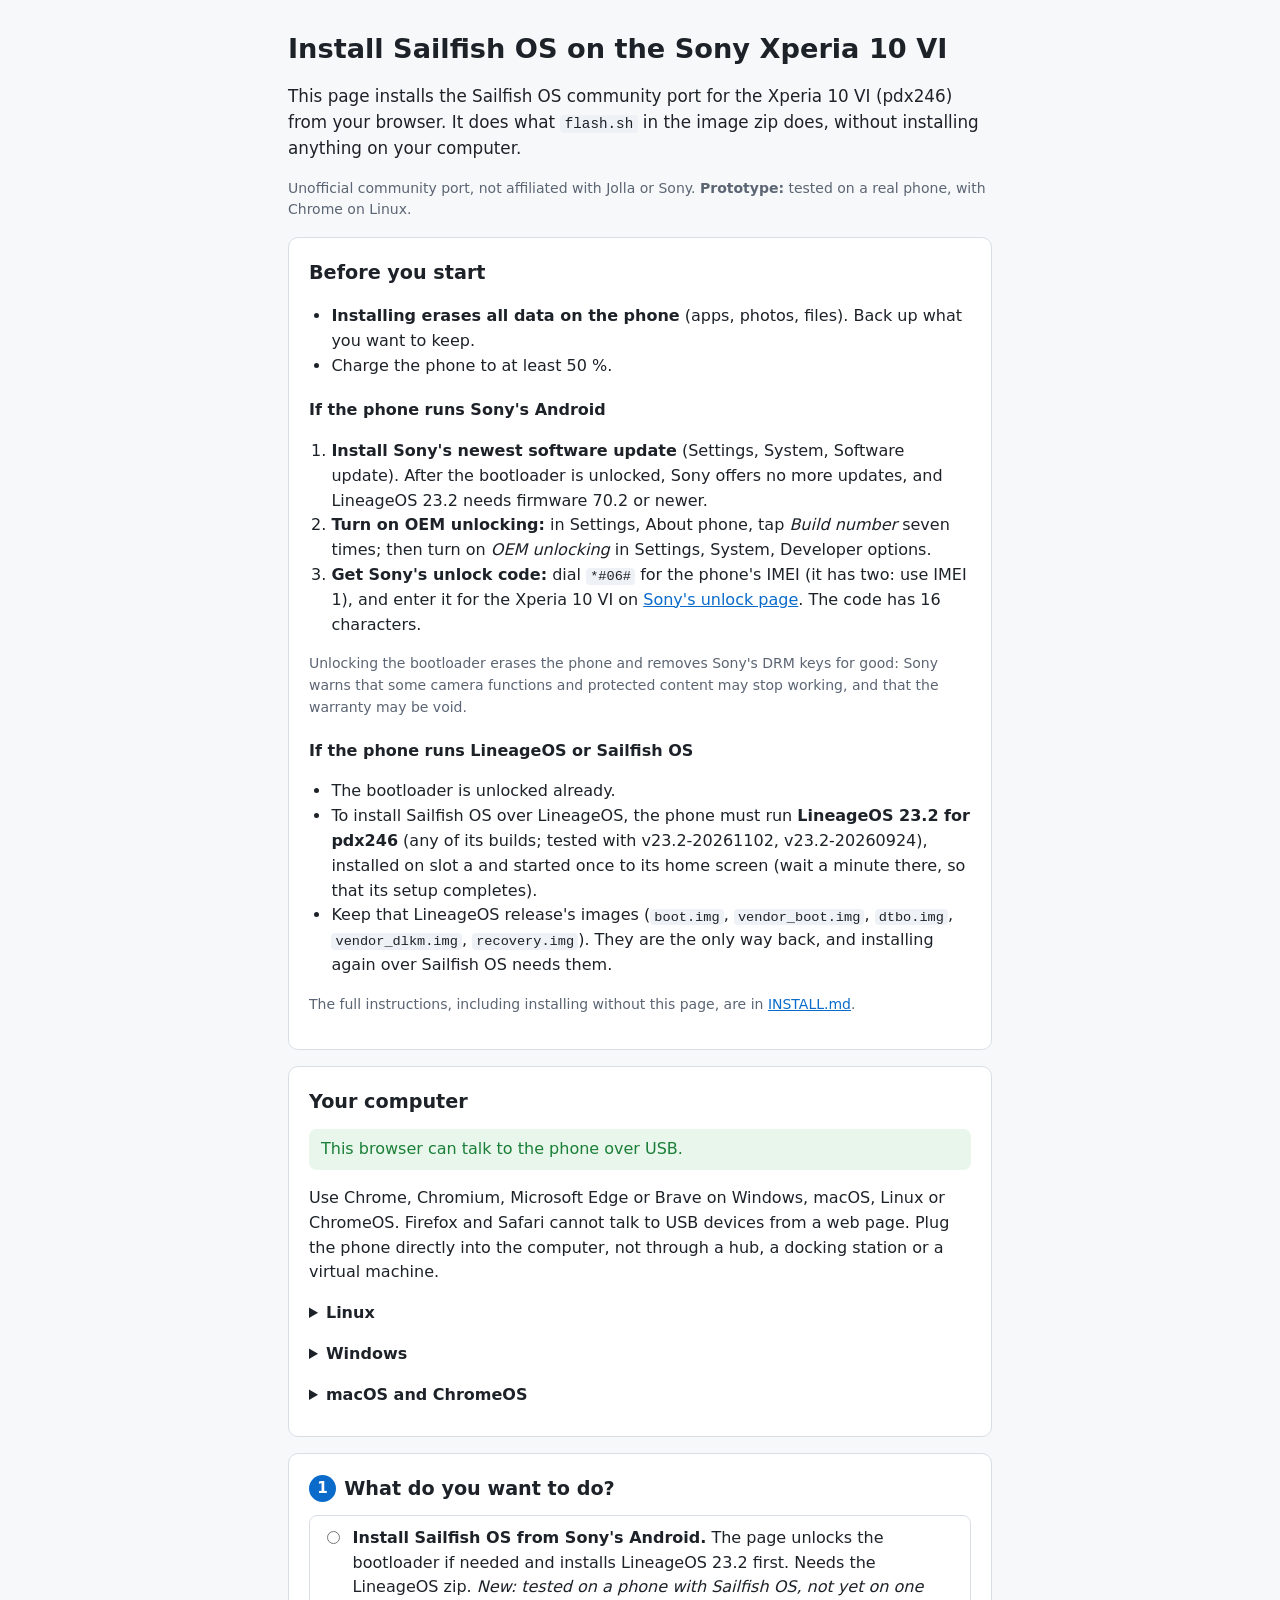
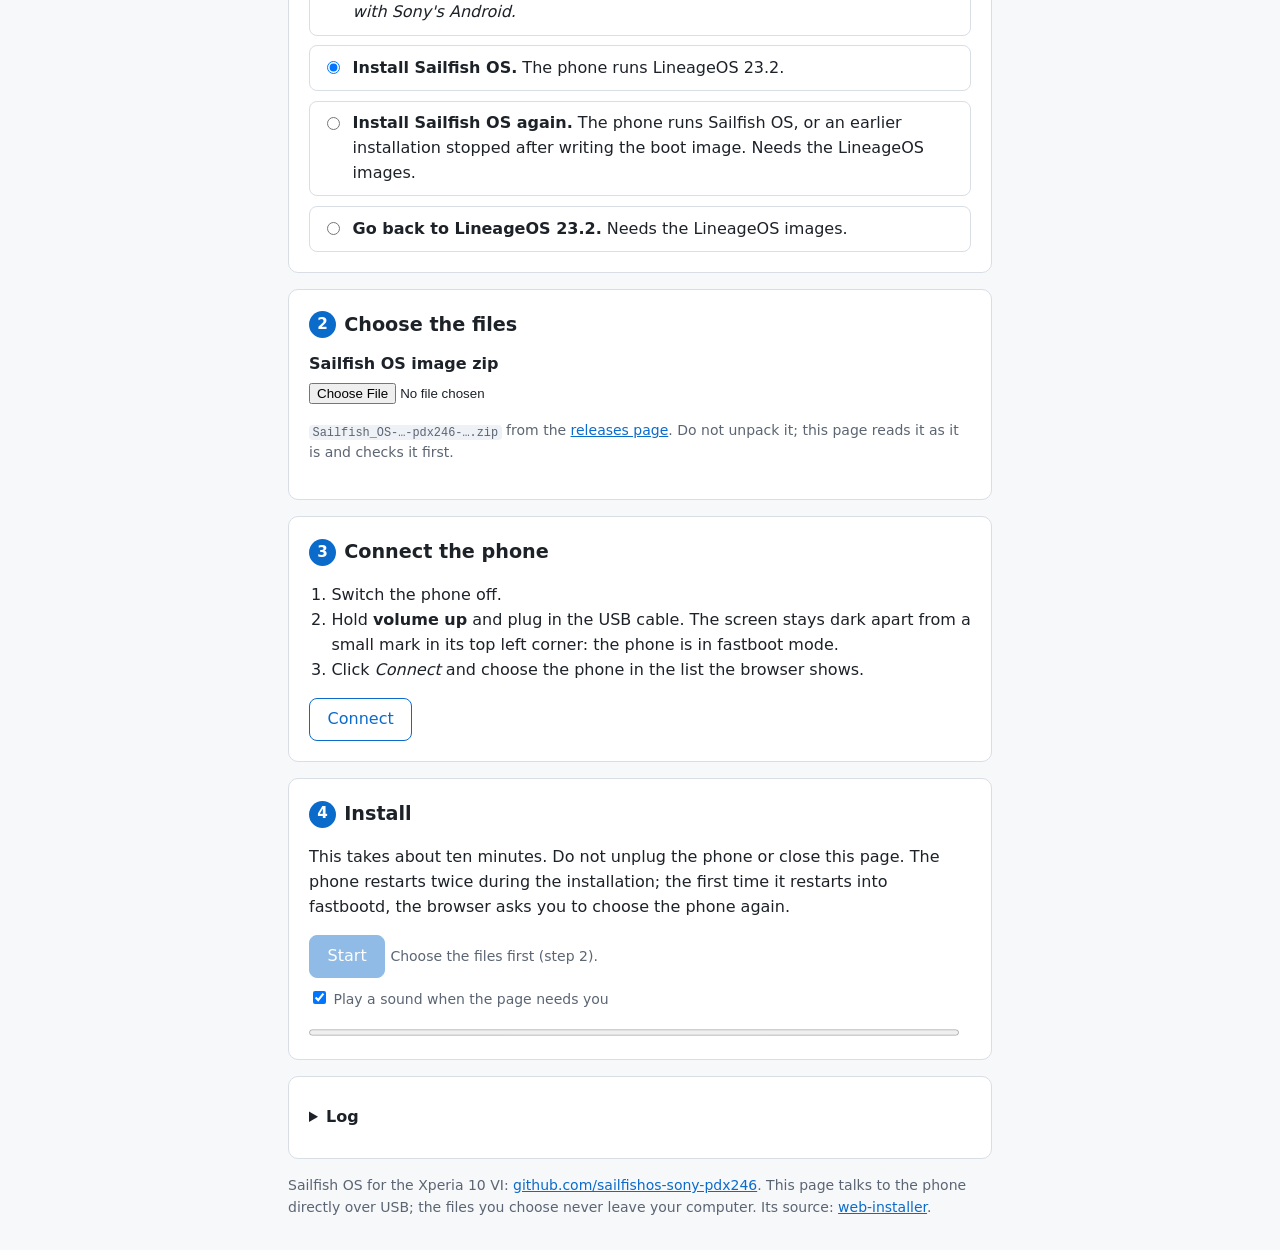
<file: index.html>
<!doctype html>
<!--
  SPDX-FileCopyrightText: Johannes Meyer zum Alten Borgloh
  SPDX-License-Identifier: BSD-3-Clause
-->
<html lang="en">
  <head>
    <meta charset="utf-8" />
    <meta name="viewport" content="width=device-width, initial-scale=1" />
    <!-- The page loads and sends nothing beyond its own site: the chosen files stay on the computer. -->
    <meta
      http-equiv="Content-Security-Policy"
      content="default-src 'self'; script-src 'self'; style-src 'self'; img-src 'self' data:; connect-src 'self'; object-src 'none'; base-uri 'none'; form-action 'none'"
    />
    <title>Sailfish OS Installer</title>
    <meta name="description" content="Install the Sailfish OS community port on the Sony Xperia 10 VI from the browser." />
    <link rel="stylesheet" href="css/style.css" />
    <script type="module" src="js/app.js"></script>
  </head>
  <body>
    <header>
      <h1>Install Sailfish OS on the Sony Xperia 10 VI</h1>
      <p class="lead">
        This page installs the Sailfish OS community port for the Xperia 10 VI (pdx246) from your browser. It does
        what <code>flash.sh</code> in the image zip does, without installing anything on your computer.
      </p>
      <p class="small">
        Unofficial community port, not affiliated with Jolla or Sony.
        <strong>Prototype:</strong> tested on a real phone, with Chrome on Linux.
      </p>
      <div id="mock-banner" class="mock" hidden>
        <strong>Simulation.</strong> A simulated phone stands in for USB; nothing reaches a real device.
        Phone: <span id="mock-where">?</span>.
        <button type="button" id="mock-fastboot" class="small-btn">Switch it off and start it in fastboot mode</button>
      </div>
    </header>

    <main>
      <section>
        <h2>Before you start</h2>
        <ul>
          <li>
            <strong>Installing erases all data on the phone</strong> (apps, photos, files). Back up what you want to
            keep.
          </li>
          <li>Charge the phone to at least 50 %.</li>
        </ul>
        <h3>If the phone runs Sony's Android</h3>
        <ol>
          <li>
            <strong>Install Sony's newest software update</strong> (Settings, System, Software update). After the
            bootloader is unlocked, Sony offers no more updates, and LineageOS 23.2 needs firmware 70.2 or newer.
          </li>
          <li>
            <strong>Turn on OEM unlocking:</strong> in Settings, About phone, tap <em>Build number</em> seven times;
            then turn on <em>OEM unlocking</em> in Settings, System, Developer options.
          </li>
          <li>
            <strong>Get Sony's unlock code:</strong> dial <code>*#06#</code> for the phone's IMEI (it has two: use
            IMEI 1), and enter it for the Xperia 10 VI on
            <a href="https://opendevices.sony.net/aosp-on-xperia-open-devices/get-started/unlock-bootloader/">Sony's
              unlock page</a>. The code has 16 characters.
          </li>
        </ol>
        <p class="small">
          Unlocking the bootloader erases the phone and removes Sony's DRM keys for good: Sony warns that some camera
          functions and protected content may stop working, and that the warranty may be void.
        </p>
        <h3>If the phone runs LineageOS or Sailfish OS</h3>
        <ul>
          <li>The bootloader is unlocked already.</li>
          <li>
            To install Sailfish OS over LineageOS, the phone must run <strong>LineageOS 23.2 for pdx246</strong>
            (any of its builds; tested with <span class="lineage-tested">v23.2-20261102, v23.2-20260924</span>),
            installed on slot a and started once to its home screen (wait a minute there, so that its setup
            completes).
          </li>
          <li>
            Keep that LineageOS release's images (<code>boot.img</code>, <code>vendor_boot.img</code>,
            <code>dtbo.img</code>, <code>vendor_dlkm.img</code>, <code>recovery.img</code>). They are the only way
            back, and installing again over Sailfish OS needs them.
          </li>
        </ul>
        <p class="small">
          The full instructions, including installing without this page, are in
          <a href="https://github.com/sailfishos-sony-pdx246/main/blob/main/INSTALL.md">INSTALL.md</a>.
        </p>
      </section>

      <section>
        <h2>Your computer</h2>
        <p id="browser-check" class="status" hidden></p>
        <p>
          Use Chrome, Chromium, Microsoft Edge or Brave on Windows, macOS, Linux or ChromeOS. Firefox and Safari
          cannot talk to USB devices from a web page. Plug the phone directly into the computer, not through a hub,
          a docking station or a virtual machine.
        </p>
        <details>
          <summary>Linux</summary>
          <p>
            The browser needs permission to open the phone. Distributions with systemd 258 or newer (Ubuntu 26.04,
            for example) give it automatically. Others need udev rules: many have a package with them (for example
            <code>android-udev-rules</code>); otherwise create them once:
          </p>
          <pre>sudo tee /etc/udev/rules.d/51-xperia-fastboot.rules &lt;&lt;'EOF'
SUBSYSTEM=="usb", ATTR{idVendor}=="0fce", ATTR{idProduct}=="0dde", TAG+="uaccess"
SUBSYSTEM=="usb", ATTR{idVendor}=="18d1", ATTR{idProduct}=="4ee0", TAG+="uaccess"
EOF
sudo udevadm control --reload-rules</pre>
          <p>
            Then plug the phone in again. If the browser still cannot open it, the firmware update service may have
            taken it: <code>sudo systemctl stop fwupd</code> (until the next restart).
          </p>
          <p>
            Ubuntu's Chromium is a snap, which may open USB devices only after
            <code>sudo snap connect chromium:raw-usb</code>; restart Chromium afterwards.
          </p>
        </details>
        <details>
          <summary>Windows</summary>
          <p>
            Windows needs a driver for the phone's fastboot mode. Install Google's USB driver, then in the Device
            Manager choose the phone (it may appear as an unknown device or as <em>Android</em>), <em>Update
            driver</em>, <em>Browse my computer</em>, <em>Let me pick</em>, <em>Have disk</em>, select
            <code>android_winusb.inf</code> and <em>Android Bootloader Interface</em>. Not yet tested with this
            page.
          </p>
        </details>
        <details>
          <summary>macOS and ChromeOS</summary>
          <p>Nothing to install.</p>
        </details>
      </section>

      <section id="readonly-section" hidden>
        <h2>Read-only check</h2>
        <p>
          This page is in read-only mode. It asks the phone only for its model, firmware versions and lock state,
          the questions <code>flash.sh</code> asks first, and refuses to send anything else: it cannot change or
          restart the phone. Connect the phone below.
        </p>
        <table id="readonly-results" class="results" hidden></table>
        <p id="readonly-verdict" class="status" hidden></p>
      </section>

      <section id="sec-action">
        <h2><span class="num">1</span> What do you want to do?</h2>
        <fieldset class="choices">
          <legend class="visually-hidden">Action</legend>
          <label>
            <input type="radio" name="action" value="stock" />
            <span>
              <strong>Install Sailfish OS from Sony's Android.</strong> The page unlocks the bootloader if needed and
              installs LineageOS 23.2 first. Needs the LineageOS zip. <em>New: tested on a phone with Sailfish OS,
                not yet on one with Sony's Android.</em>
            </span>
          </label>
          <label>
            <input type="radio" name="action" value="install" checked />
            <span><strong>Install Sailfish OS.</strong> The phone runs LineageOS 23.2.</span>
          </label>
          <label>
            <input type="radio" name="action" value="again" />
            <span>
              <strong>Install Sailfish OS again.</strong> The phone runs Sailfish OS, or an earlier installation
              stopped after writing the boot image. Needs the LineageOS images.
            </span>
          </label>
          <label>
            <input type="radio" name="action" value="back" />
            <span><strong>Go back to LineageOS 23.2.</strong> Needs the LineageOS images.</span>
          </label>
        </fieldset>
      </section>

      <section id="sec-files">
        <h2><span class="num">2</span> Choose the files</h2>
        <div id="zip-field" class="field">
          <label for="zip-input">Sailfish OS image zip</label>
          <input type="file" id="zip-input" accept=".zip,application/zip" />
          <p class="small">
            <code>Sailfish_OS-…-pdx246-….zip</code> from the
            <a href="https://github.com/sailfishos-sony-pdx246/main/releases/latest">releases page</a>. Do not
            unpack it; this page reads it as it is and checks it first.
          </p>
          <p id="zip-status" class="status" hidden></p>
          <label id="zip-override" class="override" hidden>
            <input type="checkbox" id="zip-override-box" /> I built this image myself and want to install it anyway.
          </label>
        </div>
        <div id="lineage-field" class="field" hidden>
          <label for="lineage-input">LineageOS images</label>
          <input type="file" id="lineage-input" accept=".img" multiple />
          <p class="small">
            Choose all of them at once: <span id="lineage-needs"></span>, from the
            <a href="https://github.com/johanneszab/lineageos-pdx246-releases/releases">LineageOS release</a> that the
            phone runs.
          </p>
          <ul id="lineage-status" class="checklist"></ul>
          <p id="lineage-untested" class="status note" hidden>
            Not all of these images are from a LineageOS release tested with Sailfish OS
            (<span class="lineage-tested">v23.2-20261102, v23.2-20260924</span>). Any LineageOS 23.2 build for pdx246
            works: use the images of the build the phone runs, all from that one build.
          </p>
          <p id="lineage-mixed" class="status warn" hidden>
            These images come from different LineageOS releases. Use the images of one build, the one the phone runs.
          </p>
          <label id="lineage-override" class="override" hidden>
            <input type="checkbox" id="lineage-override-box" /> Use these images anyway.
          </label>
        </div>
        <div id="lineage-zip-field" class="field" hidden>
          <label for="lineage-zip-input">LineageOS zip</label>
          <input type="file" id="lineage-zip-input" accept=".zip,application/zip" />
          <p class="small">
            A LineageOS 23.2 OTA zip for pdx246 (not a 24.0 one), preferably the newest one tested with Sailfish OS:
            <code id="lineage-newest-zip">lineage-23.2-20261102-UNOFFICIAL-pdx246.zip</code> from
            <a id="lineage-newest-link" href="https://github.com/johanneszab/lineageos-pdx246-releases/releases/tag/v23.2-20261102">release
              v23.2-20261102</a>. The page unpacks and checks all of it first, which takes a few minutes.
          </p>
          <p id="lineage-zip-status" class="status" hidden></p>
        </div>
        <div id="unlock-field" class="field" hidden>
          <label for="unlock-input">Sony's unlock code</label>
          <input type="text" id="unlock-input" autocomplete="off" spellcheck="false" maxlength="24" placeholder="16 characters, 0-9 and A-F" />
          <p class="small">Needed only while the bootloader is locked; the page shows the lock state after Connect.</p>
          <p id="unlock-status" class="status" hidden></p>
          <label class="override">
            <input type="checkbox" id="unlock-ack-box" /> I understand that unlocking erases the phone, removes Sony's DRM
            keys for good and ends Sony's software updates.
          </label>
        </div>
      </section>

      <section id="sec-connect">
        <h2><span class="num">3</span> Connect the phone</h2>
        <ol>
          <li>Switch the phone off.</li>
          <li>
            Hold <strong>volume up</strong> and plug in the USB cable. The screen stays dark apart from a small mark
            in its top left corner: the phone is in fastboot mode.
          </li>
          <li>Click <em>Connect</em> and choose the phone in the list the browser shows.</li>
        </ol>
        <button type="button" id="connect-btn">Connect</button>
        <p id="connect-status" class="status" hidden></p>
      </section>

      <section id="sec-install">
        <h2><span class="num">4</span> Install</h2>
        <p id="install-intro">
          This takes about ten minutes. Do not unplug the phone or close this page. The phone restarts twice during
          the installation; the first time it restarts into fastbootd, the browser asks you to choose the phone
          again.
        </p>
        <button type="button" id="start-btn" class="primary" disabled>Start</button>
        <span id="start-why" class="small"></span>
        <label class="sound small"><input type="checkbox" id="sound-box" checked /> Play a sound when the page needs
          you</label>
        <ol id="step-list" class="steps"></ol>
        <div class="progress-row">
          <progress id="progress" max="1" value="0"></progress>
          <span id="progress-text" class="small"></span>
        </div>
        <div id="wait-panel" class="panel" hidden>
          <p id="wait-text"></p>
          <button type="button" id="wait-connect" class="primary">Connect</button>
          <span id="wait-time" class="small"></span>
          <p id="wait-error" class="status bad" hidden></p>
          <p id="wait-slow" class="status warn" hidden></p>
          <button type="button" id="wait-stop" hidden>Stop</button>
        </div>
        <div id="error-panel" class="panel error" hidden>
          <p id="error-title"></p>
          <div id="error-advice"></div>
        </div>
      </section>

      <section id="step-done" hidden>
        <h2><span class="num">5</span> Done</h2>
        <p id="done-text"></p>
        <button type="button" id="reboot-btn" class="primary">Restart the phone</button>
        <div id="first-start">
          <h3>The first start</h3>
          <ul>
            <li>
              The first start takes longer. After the language and the terms, the phone encrypts its data; this
              needs a charger or more than 30 % battery.
            </li>
            <li>
              It then asks for a <strong>security code</strong>, which every start asks for. Choose one you will
              remember: a forgotten code cannot be reset, the only way back is installing again, which erases all
              data.
            </li>
            <li>Mobile data and calls over VoLTE work after you enable mobile data in Settings, Mobile network.</li>
          </ul>
        </div>
      </section>

      <section>
        <details id="log-details">
          <summary>Log</summary>
          <pre id="log"></pre>
          <button type="button" id="copy-log" class="small-btn">Copy the log</button>
        </details>
      </section>
    </main>

    <footer class="small">
      Sailfish OS for the Xperia 10 VI:
      <a href="https://github.com/sailfishos-sony-pdx246">github.com/sailfishos-sony-pdx246</a>. This page talks to
      the phone directly over USB; the files you choose never leave your computer. Its source:
      <a href="https://github.com/sailfishos-sony-pdx246/web-installer">web-installer</a>.
    </footer>
  </body>
</html>
</file>
<file: css/style.css>
/*
 * SPDX-FileCopyrightText: Johannes Meyer zum Alten Borgloh
 * SPDX-License-Identifier: BSD-3-Clause
 */

:root {
  --bg: #f7f8fa;
  --card: #ffffff;
  --text: #1d2229;
  --muted: #5b6573;
  --border: #d9dee5;
  --accent: #0b6bcb;
  --accent-text: #ffffff;
  --good: #1a7f37;
  --good-bg: #e9f6ec;
  --warn: #8a5a00;
  --warn-bg: #fff5d6;
  --bad: #b42318;
  --bad-bg: #fdecea;
  --work-bg: #eaf2fc;
  --code-bg: #eef1f5;
}

@media (prefers-color-scheme: dark) {
  :root {
    --bg: #14171c;
    --card: #1d2229;
    --text: #e6e9ee;
    --muted: #a3acb9;
    --border: #343b46;
    --accent: #4c9ce8;
    --accent-text: #0b1520;
    --good: #5cc97b;
    --good-bg: #16301f;
    --warn: #e7b94b;
    --warn-bg: #352b10;
    --bad: #f2867b;
    --bad-bg: #3a1b18;
    --work-bg: #172a40;
    --code-bg: #262c35;
  }
}

* {
  box-sizing: border-box;
}

[hidden] {
  display: none !important;
}

body {
  margin: 0;
  background: var(--bg);
  color: var(--text);
  font: 16px/1.55 system-ui, -apple-system, "Segoe UI", Roboto, sans-serif;
}

header,
main,
footer {
  max-width: 46rem;
  margin: 0 auto;
  padding: 0 1rem;
}

header {
  padding-top: 2rem;
}

h1 {
  font-size: 1.7rem;
  line-height: 1.25;
  margin: 0 0 0.75rem;
}

h2 {
  font-size: 1.2rem;
  margin: 0 0 0.75rem;
  display: flex;
  align-items: center;
  gap: 0.5rem;
}

h3 {
  font-size: 1rem;
  margin: 1.25rem 0 0.25rem;
}

.lead {
  font-size: 1.05rem;
}

.small {
  font-size: 0.875rem;
  color: var(--muted);
}

section {
  background: var(--card);
  border: 1px solid var(--border);
  border-radius: 10px;
  padding: 1.25rem;
  margin: 1rem 0;
}

.num {
  display: inline-grid;
  place-items: center;
  width: 1.7rem;
  height: 1.7rem;
  border-radius: 50%;
  background: var(--accent);
  color: var(--accent-text);
  font-size: 0.95rem;
  flex: none;
}

a {
  color: var(--accent);
}

code,
pre {
  font-family: ui-monospace, "SF Mono", Consolas, monospace;
  font-size: 0.85em;
  background: var(--code-bg);
  border-radius: 4px;
}

code {
  padding: 0.05em 0.3em;
  overflow-wrap: anywhere;
}

pre {
  padding: 0.75rem;
  overflow-x: auto;
  white-space: pre;
}

#log {
  max-height: 22rem;
  overflow: auto;
  white-space: pre-wrap;
  overflow-wrap: anywhere;
}

ul,
ol {
  padding-left: 1.4rem;
}

details summary {
  cursor: pointer;
  font-weight: 600;
  margin: 0.5rem 0;
}

button {
  font: inherit;
  padding: 0.5rem 1.1rem;
  border-radius: 8px;
  border: 1px solid var(--accent);
  background: var(--card);
  color: var(--accent);
  cursor: pointer;
}

button.primary {
  background: var(--accent);
  color: var(--accent-text);
}

button:disabled {
  opacity: 0.45;
  cursor: not-allowed;
}

button.small-btn {
  padding: 0.2rem 0.6rem;
  font-size: 0.85rem;
}

fieldset.choices {
  border: 0;
  padding: 0;
  margin: 0;
  display: grid;
  gap: 0.6rem;
}

fieldset.choices label {
  display: flex;
  gap: 0.6rem;
  align-items: flex-start;
  padding: 0.6rem 0.75rem;
  border: 1px solid var(--border);
  border-radius: 8px;
  cursor: pointer;
}

fieldset.choices input {
  margin-top: 0.35rem;
}

.field {
  margin-bottom: 1rem;
}

.field > label {
  display: block;
  font-weight: 600;
  margin-bottom: 0.3rem;
}

input[type="file"] {
  max-width: 100%;
}

.override {
  display: block;
  margin-top: 0.5rem;
}

.status {
  padding: 0.5rem 0.75rem;
  border-radius: 8px;
  margin: 0.75rem 0 0;
}

.status.good {
  background: var(--good-bg);
  color: var(--good);
}

.status.warn {
  background: var(--warn-bg);
  color: var(--warn);
}

.status.bad {
  background: var(--bad-bg);
  color: var(--bad);
}

.status.work,
.status.note {
  background: var(--work-bg);
}

.checklist {
  list-style: none;
  padding: 0;
}

.checklist li::before,
.steps li::before {
  display: inline-block;
  width: 1.4rem;
}

.checklist li.good::before {
  content: "✓";
  color: var(--good);
}

.checklist li.warn::before {
  content: "!";
  color: var(--warn);
}

.checklist li.missing::before {
  content: "–";
  color: var(--muted);
}

/* Accepted, but not one of the tested releases */
.checklist li.note::before {
  content: "✓";
  color: var(--muted);
}

.checklist li.work::before {
  content: "…";
}

.steps {
  list-style: none;
  padding: 0;
  margin: 1rem 0 0.5rem;
}

.steps li {
  padding: 0.15rem 0;
}

.steps li.pending {
  color: var(--muted);
}

.steps li.pending::before {
  content: "○";
}

.steps li.running {
  font-weight: 600;
}

.steps li.running::before {
  content: "▶";
  color: var(--accent);
}

.steps li.done::before {
  content: "✓";
  color: var(--good);
}

.steps li.failed {
  color: var(--bad);
}

.steps li.failed::before {
  content: "✗";
}

label.sound {
  display: block;
  margin-top: 0.6rem;
}

button:focus-visible {
  outline: 3px solid var(--accent);
  outline-offset: 2px;
}

.progress-row {
  display: flex;
  align-items: center;
  gap: 0.75rem;
}

progress {
  flex: 1;
  height: 0.8rem;
  accent-color: var(--accent);
}

.panel {
  margin-top: 1rem;
  padding: 0.75rem 1rem;
  border-radius: 8px;
  background: var(--work-bg);
}

.panel.error {
  background: var(--bad-bg);
  color: var(--bad);
}

.panel.error #error-title {
  font-weight: 600;
}

table.results {
  border-collapse: collapse;
  width: 100%;
  margin-top: 0.75rem;
  font-size: 0.9rem;
}

table.results th,
table.results td {
  text-align: left;
  padding: 0.3rem 0.5rem;
  border-bottom: 1px solid var(--border);
  overflow-wrap: anywhere;
}

table.results th {
  width: 40%;
  font-weight: 600;
}

table.results td.time {
  width: 4.5rem;
  color: var(--muted);
  text-align: right;
}

.mock {
  margin: 1rem 0;
  padding: 0.6rem 0.9rem;
  border-radius: 8px;
  background: var(--warn-bg);
  color: var(--warn);
}

footer {
  padding-bottom: 2rem;
}

.visually-hidden {
  position: absolute;
  width: 1px;
  height: 1px;
  overflow: hidden;
  clip: rect(0 0 0 0);
}
</file>
